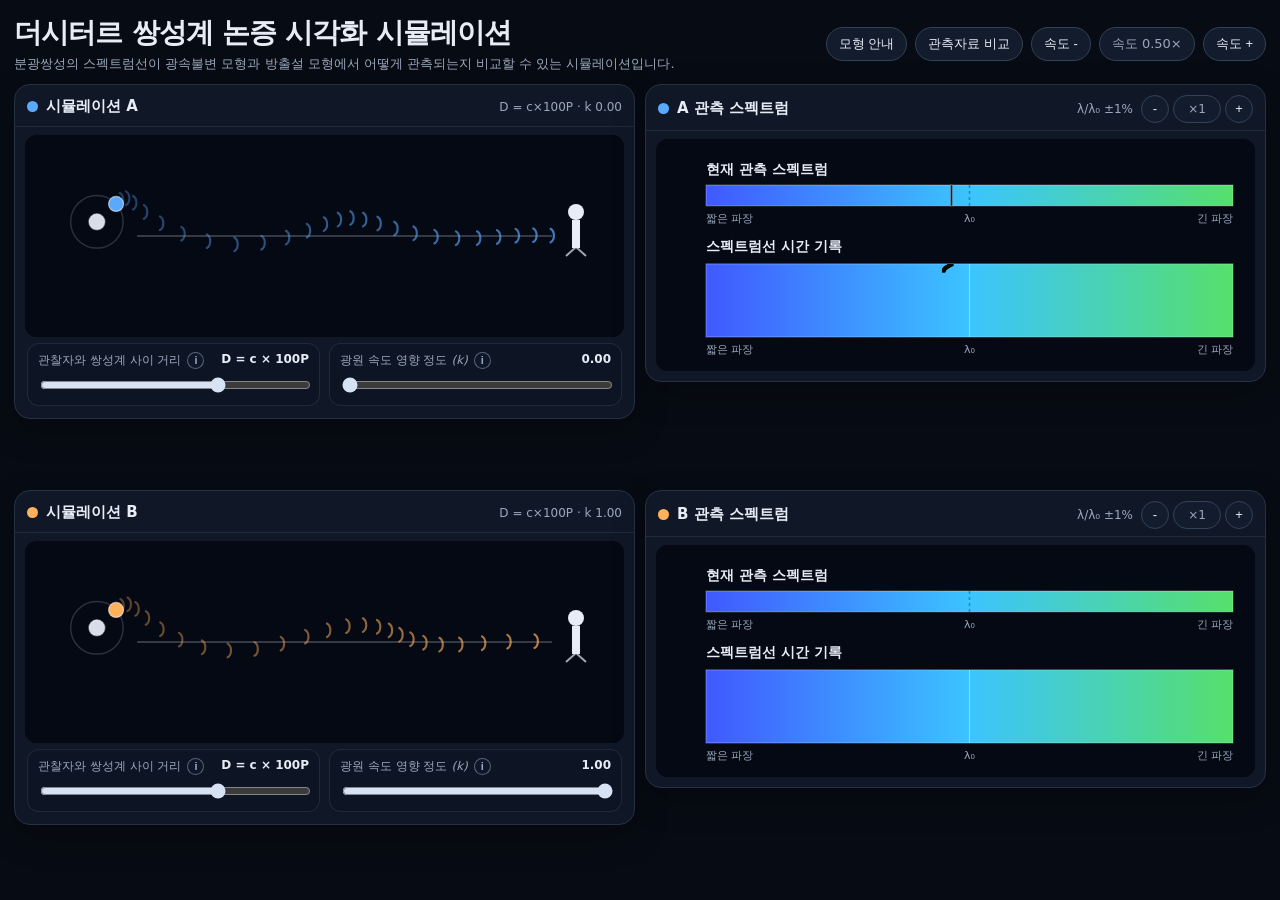
<file: index.html>
<!DOCTYPE html>
<html lang="ko">
<head>
  <meta charset="UTF-8" />
  <meta name="viewport" content="width=device-width, initial-scale=1.0" />
  <title>더시터르 쌍성계 논증 시각화 시뮬레이션</title>
  <link rel="stylesheet" href="de_sitter_binary_spectrum_sim_v9.css?v=20260616-2" />
</head>
<body>
  <main class="app">
    <header class="topbar">
      <div>
        <h1>더시터르 쌍성계 논증 시각화 시뮬레이션</h1>
        <div class="subtitle">분광쌍성의 스펙트럼선이 광속불변 모형과 방출설 모형에서 어떻게 관측되는지 비교할 수 있는 시뮬레이션입니다.</div>
      </div>
      <div class="toolbar">
        <button id="tutorialOpen" type="button">모형 안내</button>
        <button id="analysisOpen" type="button">관측자료 비교</button>
        <button id="speedDown" type="button">속도 -</button>
        <span id="speedOut" class="speed-readout">속도 0.50×</span>
        <button id="speedUp" type="button">속도 +</button>
      </div>
    </header>

    <section class="grid">
      <article class="panel sim-panel">
        <div class="panel-header">
          <div class="panel-title"><span class="swatch a"></span>시뮬레이션 A</div>
          <div id="summaryA" class="readout"></div>
        </div>
        <div class="canvas-wrap"><canvas id="simCanvasA"></canvas></div>
        <div class="controls">
          <div class="control">
            <label for="distA"><span class="label-with-info">관찰자와 쌍성계 사이 거리 <button class="info-dot info-pager" type="button" data-tip-group="distance" data-tip-index="0" aria-label="거리 관련 기호 설명">i</button></span><strong id="distAOut"></strong></label>
            <input id="distA" type="range" min="0" max="3" step="0.001" value="2" />
          </div>
          <div class="control">
            <label for="kA"><span class="label-with-info">광원 속도 영향 정도 <em>(k)</em> <button class="info-dot" type="button" data-tip-key="k">i</button></span><strong id="kAOut"></strong></label>
            <input id="kA" type="range" min="0" max="1" step="0.01" value="0" />
          </div>
        </div>
      </article>

      <section class="panel spectrum-panel">
        <div class="panel-header">
          <div class="panel-title"><span class="swatch a"></span>A 관측 스펙트럼</div>
          <div class="spectrum-header-actions">
            <div id="spectrumSummaryA" class="spectrum-note"></div>
            <div class="range-controls" aria-label="A 스펙트럼 표시 범위">
              <button id="rangeDownA" class="range-button" type="button" aria-label="A 스펙트럼 범위 축소">-</button>
              <span id="rangeOutA" class="range-readout">×1</span>
              <button id="rangeUpA" class="range-button" type="button" aria-label="A 스펙트럼 범위 확대">+</button>
            </div>
          </div>
        </div>
        <div class="spectrum-canvas-wrap"><canvas id="spectrumCanvasA"></canvas></div>
      </section>

      <article class="panel sim-panel">
        <div class="panel-header">
          <div class="panel-title"><span class="swatch b"></span>시뮬레이션 B</div>
          <div id="summaryB" class="readout"></div>
        </div>
        <div class="canvas-wrap"><canvas id="simCanvasB"></canvas></div>
        <div class="controls">
          <div class="control">
            <label for="distB"><span class="label-with-info">관찰자와 쌍성계 사이 거리 <button class="info-dot info-pager" type="button" data-tip-group="distance" data-tip-index="0" aria-label="거리 관련 기호 설명">i</button></span><strong id="distBOut"></strong></label>
            <input id="distB" type="range" min="0" max="3" step="0.001" value="2" />
          </div>
          <div class="control">
            <label for="kB"><span class="label-with-info">광원 속도 영향 정도 <em>(k)</em> <button class="info-dot" type="button" data-tip-key="k">i</button></span><strong id="kBOut"></strong></label>
            <input id="kB" type="range" min="0" max="1" step="0.01" value="1" />
          </div>
        </div>
      </article>

      <section class="panel spectrum-panel">
        <div class="panel-header">
          <div class="panel-title"><span class="swatch b"></span>B 관측 스펙트럼</div>
          <div class="spectrum-header-actions">
            <div id="spectrumSummaryB" class="spectrum-note"></div>
            <div class="range-controls" aria-label="B 스펙트럼 표시 범위">
              <button id="rangeDownB" class="range-button" type="button" aria-label="B 스펙트럼 범위 축소">-</button>
              <span id="rangeOutB" class="range-readout">×1</span>
              <button id="rangeUpB" class="range-button" type="button" aria-label="B 스펙트럼 범위 확대">+</button>
            </div>
          </div>
        </div>
        <div class="spectrum-canvas-wrap"><canvas id="spectrumCanvasB"></canvas></div>
      </section>
    </section>
  </main>

  <div id="tutorialOverlay" class="tutorial-overlay" role="dialog" aria-modal="true" aria-labelledby="tutorialTitle">
    <div class="tutorial-card">
      <div class="tutorial-head">
        <div>
          <div id="tutorialKicker" class="tutorial-kicker"></div>
          <h2 id="tutorialTitle" class="tutorial-title"></h2>
        </div>
        <button id="tutorialClose" class="tutorial-close" type="button" aria-label="튜토리얼 닫기">×</button>
      </div>
      <div id="tutorialBody" class="tutorial-body"></div>
      <div class="tutorial-foot">
        <div id="stepDots" class="step-dots" aria-hidden="true"></div>
        <div class="tutorial-actions">
          <button id="tutorialPrev" type="button">이전</button>
          <button id="tutorialNext" type="button">다음</button>
        </div>
      </div>
    </div>
  </div>

  <div id="analysisOverlay" class="tutorial-overlay analysis-overlay" role="dialog" aria-modal="true" aria-labelledby="analysisTitle">
    <div class="tutorial-card analysis-card">
      <div class="tutorial-head">
        <div>
          <div class="tutorial-kicker">실제 관측 자료와 비교</div>
          <h2 id="analysisTitle" class="tutorial-title">WASP 0131+28의 Mg II λ4481 trailed spectra</h2>
        </div>
        <button id="analysisClose" class="tutorial-close" type="button" aria-label="결과분석 닫기">×</button>
      </div>
      <div class="analysis-body">
        <figure class="analysis-figure">
          <img src="assets/wasp0131_mgii_trailed_spectra.png" alt="WASP 0131+28 Mg II 4481 영역의 trailed spectra 관측 그림" />
          <figcaption>
            Lee et al. (2020), The Astronomical Journal, WASP 0131+28의 Mg II λ4481 영역 trailed spectra. 위쪽 패널은 궤도 위상에 따른 스펙트럼선 이동, 아래쪽 패널은 특정 위상에서의 관측 스펙트럼과 피팅을 보여준다.
          </figcaption>
        </figure>

        <section class="analysis-notes" aria-label="관측 그림 해설">
          <article class="analysis-note analysis-note-wide">
            <h3>이 그림을 왜 보는가</h3>
            <p>이 시뮬레이션의 “스펙트럼선 시간 기록”을 실제 관측 논문에서 쓰는 방식으로 정리하면 trailed spectra가 된다. 화면의 시간 기록은 가로축을 λ/λ₀로 두지만, 실제 논문 그림은 파장 이동을 속도로 환산하여 나타낸다.</p>
          </article>
          <article class="analysis-note">
            <h3>세로축: Orbital Phase</h3>
            <p>세로축은 절대 시간이 아니라 궤도 위상이다. 위상 0과 1은 같은 궤도 위치를 뜻하므로, 한 공전 주기 동안 스펙트럼선이 어떻게 움직이는지 접어서 보여준다.</p>
          </article>
          <article class="analysis-note">
            <h3>가로축: Velocity</h3>
            <p>가로축은 파장 자체가 아니라 도플러 이동을 속도로 바꾼 값이다. 근사적으로 vᵣ ≈ c(λ − λ₀)/λ₀이다. 왼쪽은 청색편이, 오른쪽은 적색편이에 해당한다.</p>
          </article>
          <article class="analysis-note">
            <h3>검은 흡수선</h3>
            <p>검게 보이는 부분은 특정 파장에서 빛의 세기가 줄어드는 흡수선 위치이다. 한 위상에서 얻은 스펙트럼을 여러 위상에 대해 쌓으면 위쪽 패널처럼 선의 궤적이 나타난다.</p>
          </article>
          <article class="analysis-note">
            <h3>실선과 점선</h3>
            <p>논문 그림의 실선과 점선은 각각 주성 A와 동반성 B의 궤도 운동을 추적한 선이다. 이 시뮬레이션은 설명을 단순화하기 위해 공전하는 별 하나의 대표 흡수선만 표시한다.</p>
          </article>
          <article class="analysis-note analysis-note-wide conclusion-note">
            <h3>더시터르 논증과의 연결</h3>
            <p>실제 쌍성계 관측에서는 스펙트럼선이 궤도 위상에 따라 질서 있게 이동한다. 만약 광속이 광원의 속도에 크게 의존한다면 먼 거리를 오는 동안 빠른 빛과 느린 빛의 도착 순서가 뒤섞여 이런 단순한 궤적을 얻기 어려워진다. 이 점이 쌍성계 관측을 광속불변의 근거로 사용하는 핵심이다.</p>
          </article>
        </section>
      </div>
    </div>
  </div>


  <script src="de_sitter_binary_spectrum_sim_v9.js?v=20260616-2"></script>
</body>
</html>
</file>
<file: de_sitter_binary_spectrum_sim_v9.css>
:root {
  --bg: #070b13;
  --panel: #101827;
  --panel-2: #0b1220;
  --line: #263244;
  --text: #e7edf7;
  --muted: #9ba8bb;
  --blue: #5aa9ff;
  --orange: #ffb15c;
}

* { box-sizing: border-box; }

html,
body,
.app {
  touch-action: manipulation;
}

body {
  margin: 0;
  min-height: 100vh;
  background: var(--bg);
  color: var(--text);
  font-family: system-ui, -apple-system, BlinkMacSystemFont, "Segoe UI", sans-serif;
  overflow-x: hidden;
  overflow-y: auto;
}

.app {
  min-height: 100vh;
  display: flex;
  flex-direction: column;
  gap: 10px;
  padding: 14px;
}

.topbar {
  display: flex;
  justify-content: space-between;
  align-items: center;
  gap: 14px;
}

h1 {
  margin: 0;
  font-size: clamp(18px, 2.2vw, 28px);
  letter-spacing: -0.03em;
  font-weight: 760;
}

.subtitle {
  margin-top: 3px;
  color: var(--muted);
  font-size: 13px;
  line-height: 1.45;
}

.toolbar {
  display: flex;
  align-items: center;
  flex-wrap: wrap;
  justify-content: flex-end;
  gap: 8px;
}

button, .speed-readout, .range-readout {
  border: 1px solid #334155;
  border-radius: 999px;
  padding: 7px 12px;
  background: #131c2c;
  color: var(--text);
  font-size: 13px;
}

.speed-readout, .range-readout {
  min-width: 82px;
  display: inline-flex;
  justify-content: center;
  color: var(--muted);
  user-select: none;
}

button {
  cursor: pointer;
  transition: background 120ms ease, border-color 120ms ease, transform 120ms ease;
}

button:hover {
  background: #18243a;
  border-color: #536179;
}

button:active { transform: translateY(1px); }

.grid {
  flex: 1;
  min-height: 0;
  display: grid;
  grid-template-columns: minmax(0, 1fr) minmax(0, 1fr);
  grid-template-rows: repeat(2, minmax(300px, 1fr));
  gap: 10px;
}

.panel {
  min-width: 0;
  min-height: 0;
  display: flex;
  flex-direction: column;
  background: var(--panel);
  border: 1px solid var(--line);
  border-radius: 16px;
  overflow: hidden;
  box-shadow: 0 12px 34px rgba(0, 0, 0, 0.24);
}

.sim-panel {
  align-self: start;
}

.spectrum-panel {
  align-self: start;
}

.panel-header {
  min-height: 42px;
  display: flex;
  align-items: center;
  justify-content: space-between;
  gap: 10px;
  padding: 10px 12px 7px;
  border-bottom: 1px solid rgba(148, 163, 184, 0.13);
}

.panel-title {
  display: flex;
  align-items: center;
  gap: 8px;
  font-size: 15px;
  font-weight: 720;
  white-space: nowrap;
}

.swatch {
  width: 11px;
  height: 11px;
  border-radius: 50%;
  display: inline-block;
}

.swatch.a { background: var(--blue); }
.swatch.b { background: var(--orange); }

.readout, .spectrum-note {
  color: var(--muted);
  font-size: 12px;
  white-space: nowrap;
}

.spectrum-header-actions {
  display: flex;
  align-items: center;
  justify-content: flex-end;
  gap: 8px;
  min-width: 0;
}

.range-controls {
  display: inline-flex;
  align-items: center;
  gap: 4px;
  white-space: nowrap;
}

.range-button {
  min-width: 28px;
  height: 28px;
  padding: 0 8px;
  border-radius: 999px;
}

.range-controls .range-readout {
  min-width: 48px;
  height: 28px;
  padding: 0 8px;
  align-items: center;
  font-size: 12px;
}

.canvas-wrap, .spectrum-canvas-wrap {
  flex: 1;
  min-height: 0;
  padding: 8px 10px 6px;
}

.sim-panel .canvas-wrap {
  flex: 0 0 clamp(174px, 24vh, 220px);
}

.spectrum-panel .spectrum-canvas-wrap {
  flex: 0 0 clamp(220px, 31vh, 250px);
}

.spectrum-canvas-wrap { padding-bottom: 10px; }

canvas {
  display: block;
  width: 100%;
  height: 100%;
  border-radius: 12px;
  background: #050914;
}

.controls {
  display: grid;
  grid-template-columns: minmax(0, 1fr) minmax(0, 1fr);
  gap: 9px;
  padding: 0 12px 12px;
}

.control {
  border: 1px solid rgba(148, 163, 184, 0.14);
  border-radius: 12px;
  padding: 8px 10px;
  background: #0d1525;
}

.control label {
  display: grid;
  grid-template-columns: minmax(0, 1fr) auto;
  align-items: start;
  gap: 8px;
  color: var(--muted);
  font-size: 12px;
  margin-bottom: 6px;
}

.control strong {
  color: var(--text);
  font-weight: 650;
  line-height: 1.25;
  text-align: right;
  white-space: nowrap;
}

input[type="range"] {
  width: 100%;
  accent-color: #d7e3f5;
}

.tutorial-overlay {
  position: fixed;
  inset: 0;
  z-index: 20;
  display: none;
  align-items: center;
  justify-content: center;
  padding: 18px;
  background: rgba(2, 6, 15, 0.70);
  backdrop-filter: blur(9px);
}

.tutorial-overlay.open { display: flex; }

.tutorial-card {
  width: min(860px, 100%);
  max-height: min(820px, 94vh);
  overflow: auto;
  border: 1px solid rgba(148, 163, 184, 0.28);
  border-radius: 22px;
  background: linear-gradient(180deg, #111a2b 0%, #0b1220 100%);
  box-shadow: 0 32px 80px rgba(0, 0, 0, 0.48);
}

.tutorial-head {
  display: flex;
  align-items: flex-start;
  justify-content: space-between;
  gap: 14px;
  padding: 20px 22px 10px;
  border-bottom: 1px solid rgba(148, 163, 184, 0.14);
}

.tutorial-kicker {
  color: var(--muted);
  font-size: 12px;
  font-weight: 700;
  letter-spacing: 0.04em;
  text-transform: uppercase;
  margin-bottom: 6px;
}

.tutorial-title {
  margin: 0;
  font-size: 22px;
  letter-spacing: -0.03em;
}

.tutorial-close {
  width: 34px;
  height: 34px;
  display: grid;
  place-items: center;
  padding: 0;
  border-radius: 50%;
  font-size: 20px;
  line-height: 1;
}

.tutorial-body {
  min-height: 260px;
  padding: 18px 22px 12px;
  color: #dbe5f2;
  line-height: 1.62;
  font-size: 15px;
}

.tutorial-body p { margin: 0 0 10px; }

.tutorial-foot {
  display: flex;
  align-items: center;
  justify-content: space-between;
  gap: 12px;
  padding: 14px 22px 20px;
}

.step-dots {
  display: flex;
  gap: 6px;
  align-items: center;
}

.step-dot {
  width: 7px;
  height: 7px;
  border-radius: 50%;
  background: rgba(148, 163, 184, 0.35);
}

.step-dot.active { background: #e7edf7; }

.tutorial-actions {
  display: flex;
  gap: 8px;
  align-items: center;
}

.muted { color: var(--muted); }

@media (max-width: 980px) {
  body { overflow: auto; }
  .app { height: auto; min-height: 100vh; }
  .topbar { align-items: flex-start; flex-direction: column; }
  .toolbar { justify-content: flex-start; }
  .grid {
    grid-template-columns: 1fr;
    grid-template-rows: auto auto auto auto;
  }
  .controls { grid-template-columns: 1fr; }
  .readout, .spectrum-note { white-space: normal; }
  .tutorial-body { min-height: 300px; }
}

@media (max-width: 980px) and (orientation: landscape) and (min-width: 720px) {
  .grid {
    grid-template-columns: minmax(0, 1fr) minmax(0, 1fr);
    grid-template-rows: auto auto;
  }
}

@media (max-width: 560px) {
  .app {
    padding: 12px;
  }

  .toolbar {
    gap: 8px;
  }

  .spectrum-panel .panel-header {
    align-items: stretch;
    flex-direction: column;
    gap: 8px;
  }

  .spectrum-header-actions {
    width: 100%;
    justify-content: space-between;
  }

  .spectrum-note {
    flex: 1 1 auto;
    white-space: nowrap;
  }

  .range-controls {
    flex: 0 0 auto;
  }
}


.label-with-info {
  display: inline-flex;
  align-items: center;
  flex-wrap: wrap;
  gap: 4px;
  min-width: 0;
}

.info-dot {
  display: inline-grid;
  place-items: center;
  width: 17px;
  height: 17px;
  margin-left: 2px;
  padding: 0;
  border-radius: 50%;
  border: 1px solid rgba(148, 163, 184, 0.55);
  background: rgba(15, 23, 42, 0.95);
  color: var(--muted);
  font-size: 11px;
  font-weight: 800;
  line-height: 1;
  vertical-align: middle;
}

.info-dot:hover,
.info-dot:focus-visible,
.info-dot.open {
  color: var(--text);
  border-color: rgba(226, 232, 240, 0.86);
  background: #18243a;
}

.info-tooltip {
  position: fixed;
  z-index: 80;
  width: min(320px, calc(100vw - 28px));
  padding: 10px 12px;
  border: 1px solid rgba(148, 163, 184, 0.30);
  border-radius: 12px;
  background: #0b1220;
  color: #dbe5f2;
  box-shadow: 0 18px 44px rgba(0, 0, 0, 0.48);
  font-size: 12px;
  line-height: 1.55;
  opacity: 0;
  visibility: hidden;
  pointer-events: none;
  transform: translateY(4px);
  transition: opacity 120ms ease, transform 120ms ease, visibility 120ms ease;
}

.info-tooltip.open {
  opacity: 1;
  visibility: visible;
  pointer-events: auto;
  transform: translateY(0);
}

.info-tooltip strong {
  display: block;
  margin-bottom: 4px;
  color: var(--text);
  font-size: 12px;
}

.info-tooltip p {
  margin: 0;
}

.info-tooltip-nav {
  display: flex;
  align-items: center;
  justify-content: center;
  gap: 10px;
  margin-bottom: 8px;
  padding-bottom: 7px;
  border-bottom: 1px solid rgba(148, 163, 184, 0.18);
}

.info-nav-button {
  display: inline-grid;
  place-items: center;
  width: 25px;
  height: 25px;
  padding: 0;
  border-radius: 50%;
  font-size: 17px;
  line-height: 1;
}

.info-page-count {
  min-width: 48px;
  color: var(--muted);
  font-size: 12px;
  font-weight: 750;
  text-align: center;
  user-select: none;
}

.analysis-card {
  width: min(1040px, 100%);
}

.analysis-body {
  padding: 18px 22px 22px;
}

.analysis-figure {
  max-width: 760px;
  margin: 0 auto;
  padding: 14px;
  border: 1px solid rgba(148, 163, 184, 0.16);
  border-radius: 16px;
  background: #07101d;
}

.analysis-figure img {
  display: block;
  width: 100%;
  max-height: 420px;
  object-fit: contain;
  border-radius: 10px;
  background: #fff;
}

.analysis-figure figcaption {
  margin-top: 10px;
  color: var(--muted);
  font-size: 12px;
  line-height: 1.5;
}

.analysis-notes {
  display: grid;
  grid-template-columns: repeat(2, minmax(0, 1fr));
  gap: 10px;
  margin-top: 14px;
}

.analysis-note {
  padding: 12px 14px;
  border: 1px solid rgba(148, 163, 184, 0.15);
  border-radius: 14px;
  background: #0d1525;
  color: #dbe5f2;
  line-height: 1.58;
  font-size: 14px;
}

.analysis-note-wide {
  grid-column: 1 / -1;
}

.analysis-note h3 {
  margin: 0 0 6px;
  font-size: 14px;
  color: var(--text);
}

.analysis-note p {
  margin: 0;
}

.conclusion-note {
  border-color: rgba(90, 169, 255, 0.24);
  background: linear-gradient(180deg, rgba(90, 169, 255, 0.10), rgba(13, 21, 37, 0.98));
}

@media (max-width: 760px) {
  .analysis-notes {
    grid-template-columns: 1fr;
  }

  .analysis-body {
    padding: 14px;
  }

  .analysis-figure img {
    max-height: 320px;
  }
}
</file>
